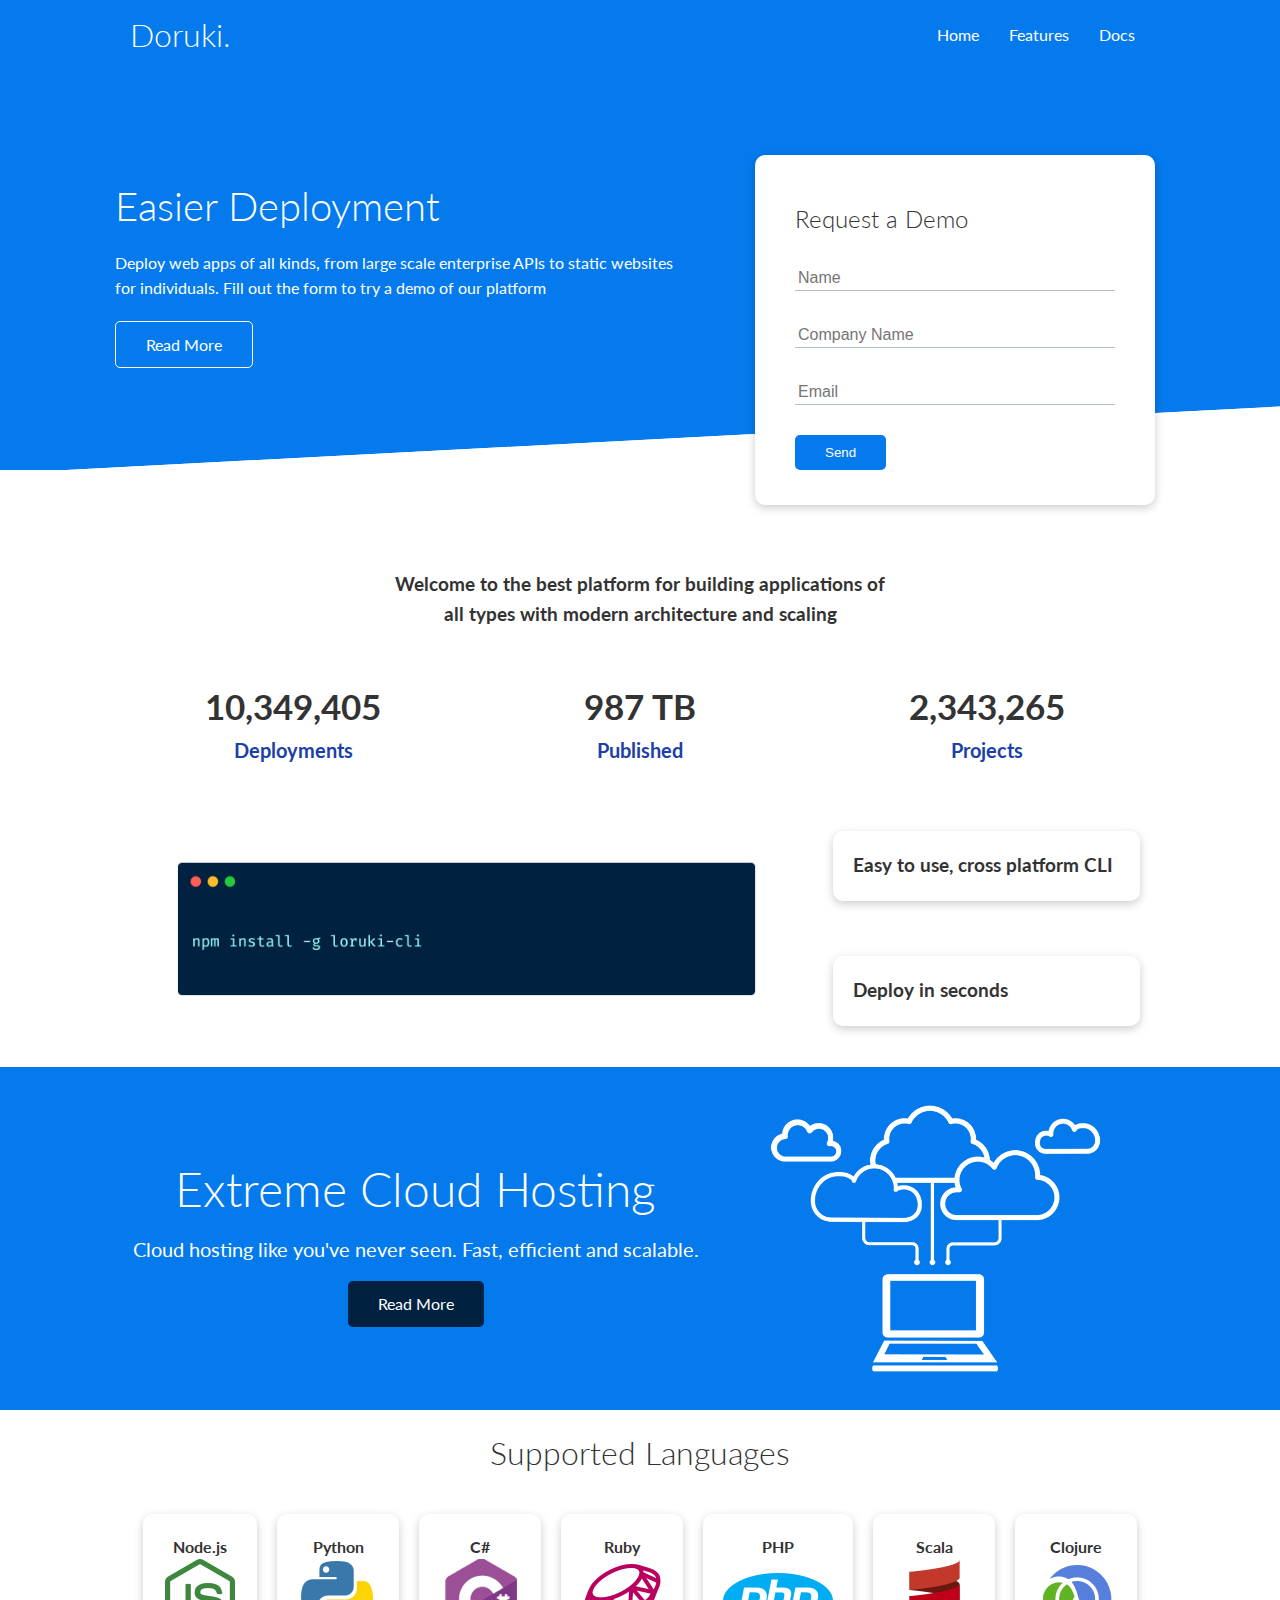
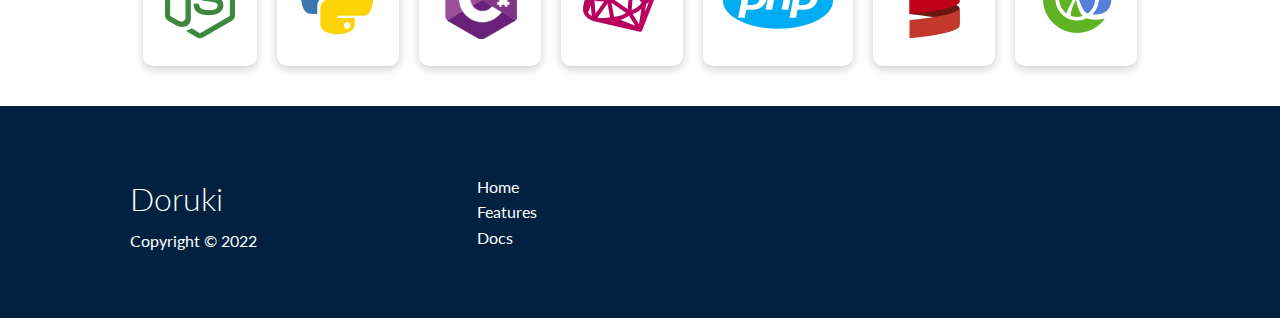
<file: index.html>
<!DOCTYPE html>
<html lang="en">

<head>
    <meta charset="UTF-8">
    <meta http-equiv="X-UA-Compatible" content="IE=edge">
    <meta name="viewport" content="width=device-width, initial-scale=1.0">
    <link rel="stylesheet" href="css/utilities.css">
    <link rel="stylesheet" href="css/style.css">
    <link rel="stylesheet" href="https://cdnjs.cloudflare.com/ajax/libs/font-awesome/6.2.0/css/all.min.css"
        integrity="sha512-xh6O/CkQoPOWDdYTDqeRdPCVd1SpvCA9XXcUnZS2FmJNp1coAFzvtCN9BmamE+4aHK8yyUHUSCcJHgXloTyT2A=="
        crossorigin="anonymous" referrerpolicy="no-referrer" />
    <script src="script.js"></script>
    <title>Doruki | Cloud Hosting For Everyone</title>
</head>

<body>

    <!-- NavBar -->
    <div class="navbar">

        <div class="container flex">

            <h1 class="logo">Doruki.</h1>

            <nav>
                <ul>
                    <li><a href="index.html">Home</a></li>
                    <li><a href="features.html">Features</a></li>
                    <li><a href="docs.html">Docs</a></li>
                </ul>
            </nav>

        </div>

    </div>

    <!-- ShowCase -->
    <section class="showcase">

        <div class="container grid">

            <div class="showcase-text">

                <h1>Easier Deployment</h1>
                <p>
                    Deploy web apps of all kinds, from large scale enterprise APIs to static websites for individuals.
                    Fill out the form to try a demo of our platform
                </p>

                <a href="features.html" class="btn btn-outline">Read More</a>

            </div>


            <div class="showcase-form card">
                <h2>Request a Demo</h2>

                <form name="contact">

                    <div class="form-control">
                        <input type="text" name="name" placeholder="Name" required>
                    </div>

                    <div class="form-control">
                        <input type="text" name="company" placeholder="Company Name" required>
                    </div>

                    <div class="form-control">
                        <input type="email" name="email" placeholder="Email" required>
                    </div>

                    <input type="submit" value="Send" class="btn btn-primary">

                </form>
            </div>





        </div>



    </section>

    <!-- Stats -->
    <section class="stats">

        <div class="container">

            <h3 class="stats-heading text-center my-1">
                Welcome to the best platform for building applications of all types with modern architecture and scaling
            </h3>

            <div class="grid grid-3 text-center my-4">

                <div>
                    <i class="fas fa-server fa-3x"></i>
                    <h3>10,349,405</h3>
                    <p class="text-secondary">Deployments</p>
                </div>

                <div>
                    <i class="fas fa-upload fa-3x"></i>
                    <h3>987 TB</h3>
                    <p class="text-secondary">Published</p>
                </div>

                <div>
                    <i class="fas fa-project-diagram fa-3x"></i>
                    <h3>2,343,265</h3>
                    <p class="text-secondary">Projects</p>
                </div>

            </div>


        </div>

    </section>

    <!-- CLI -->
    <section class="cli">
        <div class="container grid">

            <img src="./images/cli.png">

            <div class="card">
                <h3>Easy to use, cross platform CLI</h3>
            </div>

            <div class="card">
                <h3>Deploy in seconds</h3>
            </div>

        </div>

    </section>

    <!-- Cloud -->
    <section class="cloud bg-primary my-2 py-2">
        <div class="container grid">
            <div class="text-center">
                <h2 class="lg">Extreme Cloud Hosting</h2>

                <p class="lead my-1">
                    Cloud hosting like you've never seen. Fast, efficient and scalable.
                </p>

                <a href="features.html" class="btn btn-dark">Read More</a>
            </div>

            <img src="./images/cloud.png" alt="">

        </div>

    </section>


    <!-- Languages -->

    <section class="languages">

        <h2 class="md text-center my-2">Supported Languages</h2>

        <div class="container flex">

            <div class="card">
                <h4>Node.js</h4>
                <img src="images/logos/node.png">
            </div>

            <div class="card">
                <h4>Python</h4>
                <img src="images/logos/python.png">
            </div>

            <div class="card">
                <h4>C#</h4>
                <img src="images/logos/csharp.png">
            </div>

            <div class="card">
                <h4>Ruby</h4>
                <img src="images/logos/ruby.png">
            </div>

            <div class="card">
                <h4>PHP</h4>
                <img src="images/logos/php.png">
            </div>

            <div class="card">
                <h4>Scala</h4>
                <img src="images/logos/scala.png">
            </div>

            <div class="card">
                <h4>Clojure</h4>
                <img src="images/logos/clojure.png">
            </div>

        </div>

    </section>

    <!-- Footer -->
    <footer class="footer bg-dark py-5">

        <div class="container grid grid-3">

            <div>
                <h1>Doruki</h1>
                <p>Copyright &copy; 2022</p>
            </div>

            <nav>
                <ul>
                    <li><a href="index.html">Home</a></li>
                    <li><a href="features.html">Features</a></li>
                    <li><a href="docs.html">Docs</a></li>
                </ul>
            </nav>

            <div class="social">
                <a href="#"><i class="fab fa-github fa-2x"></i></a>
                <a href="#"><i class="fab fa-facebook fa-2x"></i></a>
                <a href="#"><i class="fab fa-instagram fa-2x"></i></a>
                <a href="#"><i class="fab fa-twitter fa-2x"></i></a>
            </div>

        </div>

    </footer>



</body>

</html>
</file>
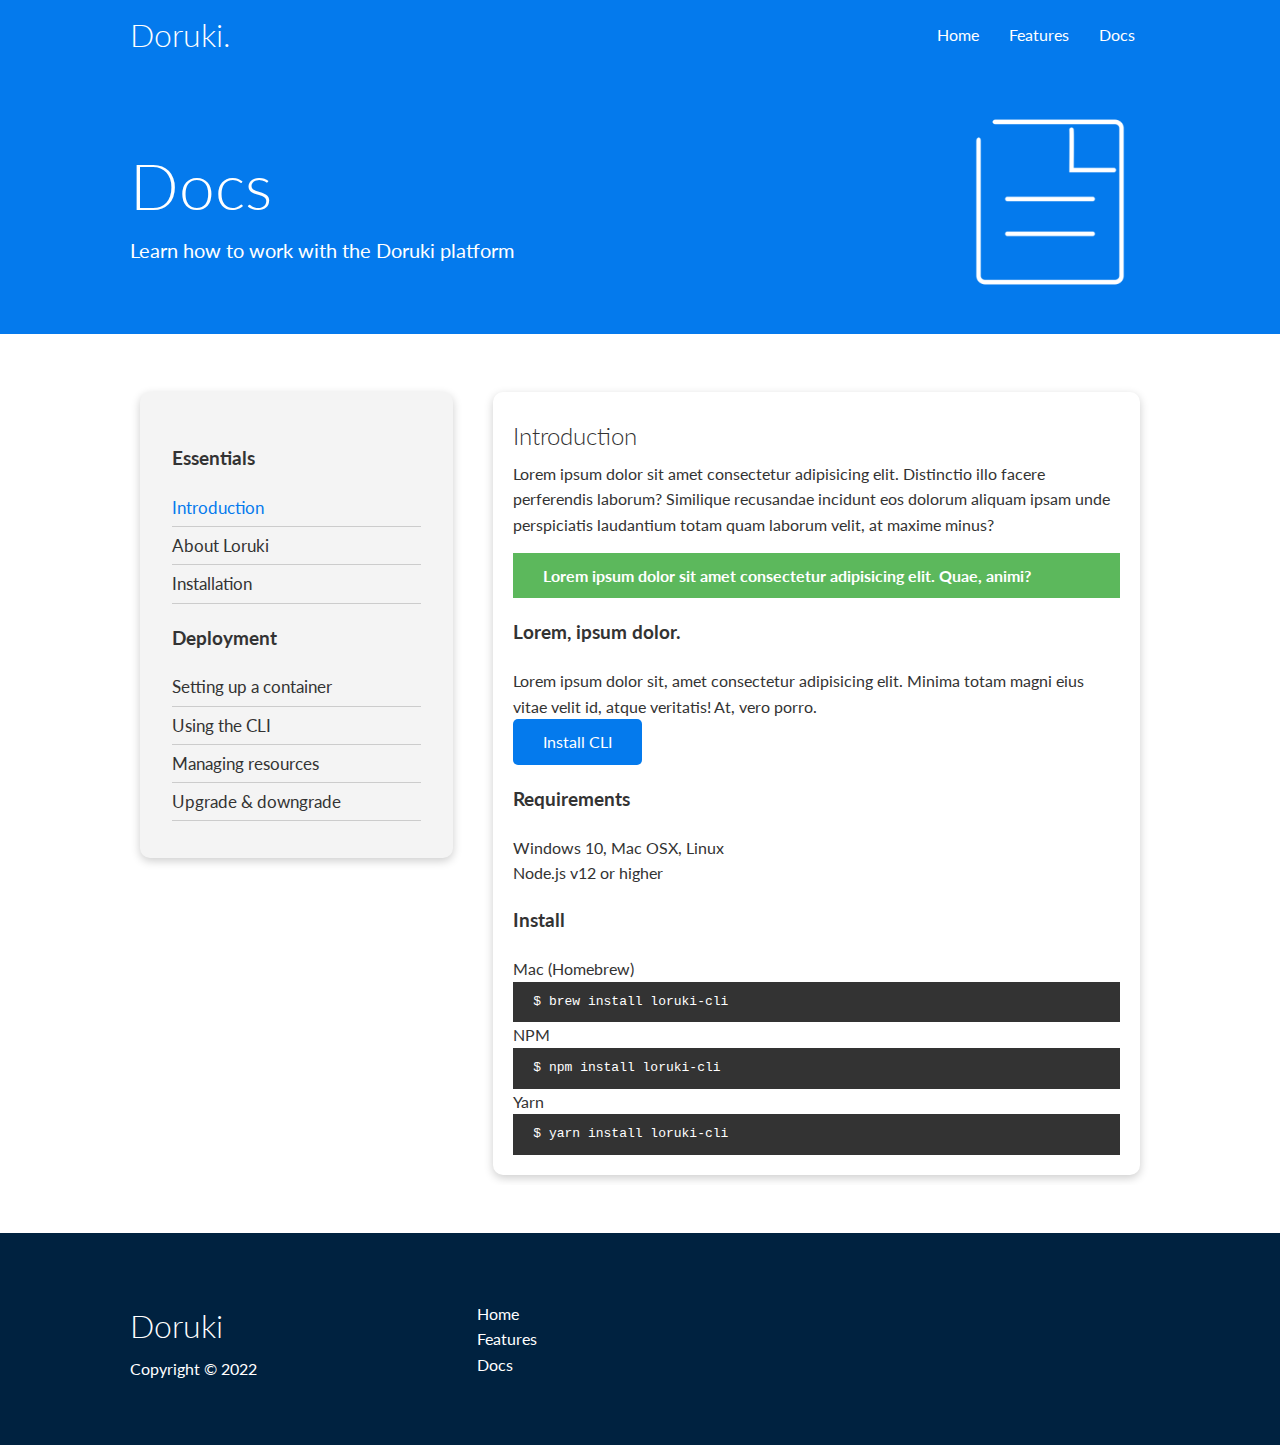
<file: docs.html>
<!DOCTYPE html>
<html lang="en">

<head>
    <meta charset="UTF-8">
    <meta http-equiv="X-UA-Compatible" content="IE=edge">
    <meta name="viewport" content="width=device-width, initial-scale=1.0">
    <link rel="stylesheet" href="css/utilities.css">
    <link rel="stylesheet" href="css/style.css">
    <link rel="stylesheet" href="https://cdnjs.cloudflare.com/ajax/libs/font-awesome/6.2.0/css/all.min.css"
        integrity="sha512-xh6O/CkQoPOWDdYTDqeRdPCVd1SpvCA9XXcUnZS2FmJNp1coAFzvtCN9BmamE+4aHK8yyUHUSCcJHgXloTyT2A=="
        crossorigin="anonymous" referrerpolicy="no-referrer" />
    <script src="script.js"></script>
    <title>Doruki | Docs</title>
</head>

<body>

    <!-- NavBar -->
    <div class="navbar">

        <div class="container flex">

            <h1 class="logo">Doruki.</h1>

            <nav>
                <ul>
                    <li><a href="index.html">Home</a></li>
                    <li><a href="features.html">Features</a></li>
                    <li><a href="docs.html">Docs</a></li>
                </ul>
            </nav>

        </div>

    </div>

    <!-- Head -->
    <section class="docs-head bg-primary py-3">

        <div class="container grid">

            <div>
                <h1 class="xl">Docs</h1>
                <p class="lead">Learn how to work with the Doruki platform</p>
            </div>

            <img src="./images/docs.png">
        </div>

    </section>

    <!-- Docs main -->

    <section class="docs-main my-4">


        <div class="container grid">

            <div class="card bg-light p-3">

                <h3 class="my-2">Essentials</h3>
                <nav>
                    <ul>
                        <li><a href="#" class="text-primary">Introduction</a></li>
                        <li><a href="#">About Loruki</a></li>
                        <li><a href="#">Installation</a></li>
                    </ul>
                </nav>

                <h3 class="my-2">Deployment</h3>
                <nav>
                    <ul>
                        <li><a href="#">Setting up a container</a></li>
                        <li><a href="#">Using the CLI</a></li>
                        <li><a href="#">Managing resources</a></li>
                        <li><a href="#">Upgrade & downgrade</a></li>
                    </ul>
                </nav>

            </div>

            <div class="card">
                <h2>Introduction</h2>
                <p>
                    Lorem ipsum dolor sit amet consectetur adipisicing elit. Distinctio illo facere perferendis laborum?
                    Similique recusandae incidunt eos dolorum aliquam ipsam unde perspiciatis laudantium totam quam
                    laborum velit, at maxime minus?
                </p>

                <div class="alert alert-success">
                    <i class="fas fa-info"></i>Lorem ipsum dolor sit amet consectetur adipisicing elit. Quae, animi?
                </div>

                <h3>Lorem, ipsum dolor.</h3>
                <p>
                    Lorem ipsum dolor sit, amet consectetur adipisicing elit. Minima totam magni eius vitae velit id,
                    atque veritatis! At, vero porro.
                </p>
                <a href="#" class="btn btn-primary">Install CLI</a>

                <h3>Requirements</h3>
                <ul>
                    <li>Windows 10, Mac OSX, Linux</li>
                    <li>Node.js v12 or higher</li>
                </ul>

                <h3>Install</h3>
                <p>Mac (Homebrew)</p>
                <pre><code>$ brew install loruki-cli</code></pre>
                <p>NPM</p>
                <pre><code>$ npm install loruki-cli</code></pre>
                <p>Yarn</p>
                <pre><code>$ yarn install loruki-cli</code></pre>
            </div>

        </div>

    </section>


    <!-- Footer -->
    <footer class="footer bg-dark py-5">

        <div class="container grid grid-3">

            <div>
                <h1>Doruki</h1>
                <p>Copyright &copy; 2022</p>
            </div>

            <nav>
                <ul>
                    <li><a href="index.html">Home</a></li>
                    <li><a href="features.html">Features</a></li>
                    <li><a href="docs.html">Docs</a></li>
                </ul>
            </nav>

            <div class="social">
                <a href="#"><i class="fab fa-github fa-2x"></i></a>
                <a href="#"><i class="fab fa-facebook fa-2x"></i></a>
                <a href="#"><i class="fab fa-instagram fa-2x"></i></a>
                <a href="#"><i class="fab fa-twitter fa-2x"></i></a>
            </div>

        </div>

    </footer>


</body>

</html>
</file>
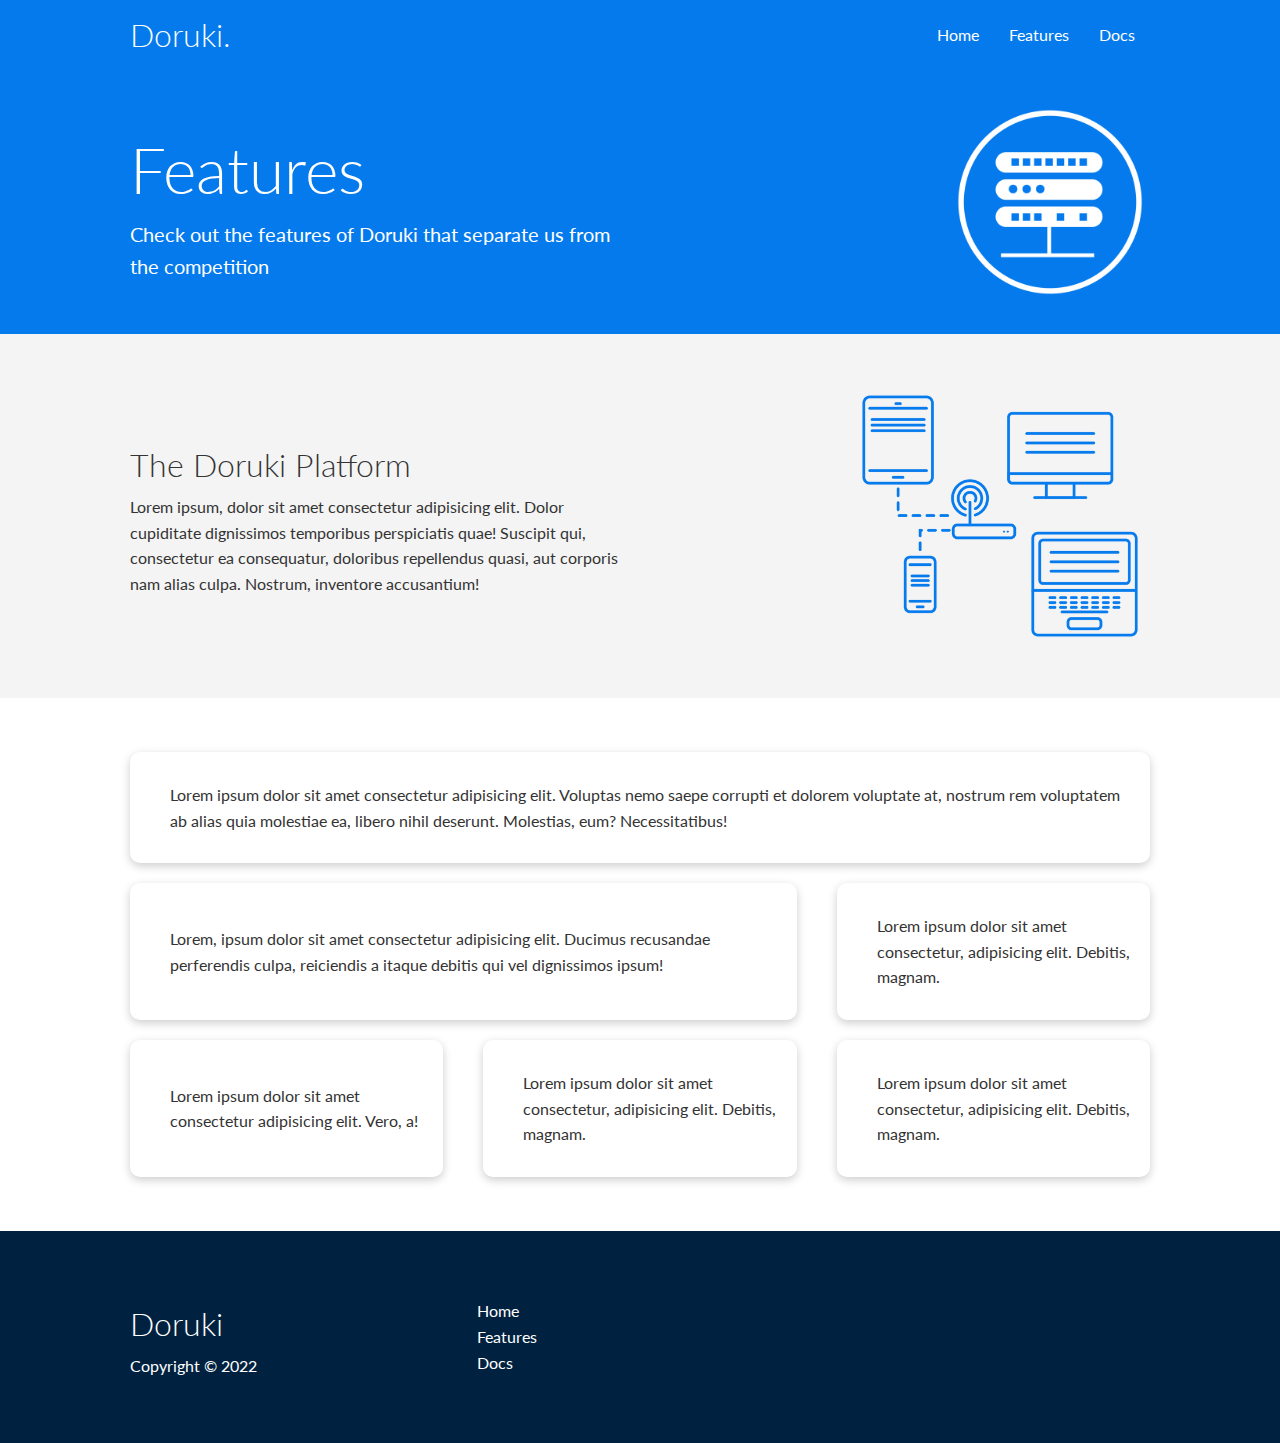
<file: features.html>
<!DOCTYPE html>
<html lang="en">

<head>
    <meta charset="UTF-8">
    <meta http-equiv="X-UA-Compatible" content="IE=edge">
    <meta name="viewport" content="width=device-width, initial-scale=1.0">
    <link rel="stylesheet" href="css/utilities.css">
    <link rel="stylesheet" href="css/style.css">
    <link rel="stylesheet" href="https://cdnjs.cloudflare.com/ajax/libs/font-awesome/6.2.0/css/all.min.css"
        integrity="sha512-xh6O/CkQoPOWDdYTDqeRdPCVd1SpvCA9XXcUnZS2FmJNp1coAFzvtCN9BmamE+4aHK8yyUHUSCcJHgXloTyT2A=="
        crossorigin="anonymous" referrerpolicy="no-referrer" />
    <script src="script.js"></script>
    <title>Doruki | Features</title>
</head>

<body>

    <!-- NavBar -->
    <div class="navbar">

        <div class="container flex">

            <h1 class="logo">Doruki.</h1>

            <nav>
                <ul>
                    <li><a href="index.html">Home</a></li>
                    <li><a href="features.html">Features</a></li>
                    <li><a href="docs.html">Docs</a></li>
                </ul>
            </nav>

        </div>

    </div>

    <!-- Head -->
    <section class="features-head bg-primary py-3">

        <div class="container grid">

            <div>
                <h1 class="xl">Features</h1>
                <p class="lead">Check out the features of Doruki that separate us from the competition</p>
            </div>

            <img src="./images/server.png">
        </div>

    </section>

    <!-- SubHead -->
    <section class="features-sub-head bg-light py-3">

        <div class="container grid">

            <div>
                <h1>The Doruki Platform</h1>
                <p>Lorem ipsum, dolor sit amet consectetur adipisicing elit. Dolor cupiditate dignissimos temporibus
                    perspiciatis quae! Suscipit qui, consectetur ea consequatur, doloribus repellendus quasi, aut
                    corporis nam alias culpa. Nostrum, inventore accusantium!</p>
            </div>

            <img src="images/server2.png">

        </div>
    </section>

    <!-- Features -->
    <section class="features-main my-2">

        <div class="container grid grid-3">

            <div class="card flex">
                <i class="fas fa-server fa-3x"></i>
                <p>
                    Lorem ipsum dolor sit amet consectetur adipisicing elit. Voluptas nemo saepe corrupti et dolorem
                    voluptate at, nostrum rem voluptatem ab alias quia molestiae ea, libero nihil deserunt. Molestias,
                    eum? Necessitatibus!</p>
            </div>

            <div class="card flex">
                <i class="fas fa-network-wired fa-3x"></i>
                <p>Lorem, ipsum dolor sit amet consectetur adipisicing elit. Ducimus recusandae perferendis culpa,
                    reiciendis a itaque debitis qui vel dignissimos ipsum!</p>
            </div>

            <div class="card flex">
                <i class="fas fa-laptop-code fa-3x"></i>
                <p>Lorem ipsum dolor sit amet consectetur, adipisicing elit. Debitis, magnam.</p>
            </div>

            <div class="card flex">
                <i class="fas fa-database fa-3x"></i>
                <p>Lorem ipsum dolor sit amet consectetur adipisicing elit. Vero, a!</p>
            </div>

            <div class="card flex">
                <i class="fas fa-power-off fa-3x"></i>
                <p>Lorem ipsum dolor sit amet consectetur, adipisicing elit. Debitis, magnam.</p>
            </div>

            <div class="card flex">
                <i class="fas fa-upload fa-3x"></i>
                <p>Lorem ipsum dolor sit amet consectetur, adipisicing elit. Debitis, magnam.</p>
            </div>

        </div>

    </section>



    <!-- Footer -->
    <footer class="footer bg-dark py-5">

        <div class="container grid grid-3">

            <div>
                <h1>Doruki</h1>
                <p>Copyright &copy; 2022</p>
            </div>

            <nav>
                <ul>
                    <li><a href="index.html">Home</a></li>
                    <li><a href="features.html">Features</a></li>
                    <li><a href="docs.html">Docs</a></li>
                </ul>
            </nav>

            <div class="social">
                <a href="#"><i class="fab fa-github fa-2x"></i></a>
                <a href="#"><i class="fab fa-facebook fa-2x"></i></a>
                <a href="#"><i class="fab fa-instagram fa-2x"></i></a>
                <a href="#"><i class="fab fa-twitter fa-2x"></i></a>
            </div>

        </div>

    </footer>


</body>

</html>
</file>
<file: css/utilities.css>
.container {
    max-width: 1100px;
    margin: 0 auto;
    overflow: auto;
    padding: 0 40px;
}

.card {
    background-color: #fff;
    color: #333;
    border-radius: 10px;
    box-shadow: 0 3px 10px rgba(0, 0, 0, 0.2);
    padding: 20px;
    margin: 10px;
}

.btn {
    display: inline-block;
    padding: 10px 30px;
    cursor: pointer;
    background-color: var(--primary-color);
    color: #fff;
    border: none;
    border-radius: 5px;
}

.btn-outline {
    background-color: transparent;
    border: 1px solid #fff;
}

.btn:hover {
    transform: scale(0.98);
}

/* Background & colored buttons */
.bg-primary {
    background-color: var(--primary-color);
    color: #fff;
}

.bg-light {
    background-color: var(--light-color);
    color: #333;
}

.bg-dark,
.btn-dark {
    background-color: var(--dark-color);
    color: #fff;
}

.bg-dark a {
    color: #fff;
}

.text-primary {
    color: var(--primary-color);
}

.text-secondary {
    color: var(--secondary-color);
}

.text-center {
    text-align: center;
}

/* Alert */

.alert {
    background-color: var(--light-color);
    padding: 10px 20px;
    font-weight: bold;
    margin: 15px 0;
}

.alert i {
    margin-right: 10px;
}

.alert-success {
    background-color: var(--success-color);
    color: #fff;
}

.alert-error {
    background-color: var(--error-color);
    color: #fff;
}


/* Text sizes */
.lead {
    font-size: 20px;
}

.sm {
    font-size: 1rem;
}

.md {
    font-size: 2rem;
}

.lg {
    font-size: 3rem;
}

.xl {
    font-size: 4rem;
}

.flex {
    display: flex;
    justify-content: center;
    align-items: center;
    height: 100%;
}

.grid {
    display: grid;
    grid-template-columns: repeat(2, 1fr);
    gap: 20px;
    justify-content: center;
    align-items: center;
    height: 100%;
}

.grid-3 {
    grid-template-columns: repeat(3, 1fr);
}

/* Margin */

.my-1 {
    margin: 1rem 0;
}

.my-2 {
    margin: 1.5rem 0;
}

.my-3 {
    margin: 2rem 0;
}

.my-4 {
    margin: 3rem 0;
}

.my-5 {
    margin: 4rem 0;
}

.m-1 {
    margin: 1rem;
}

.m-2 {
    margin: 1.5rem;
}

.m-3 {
    margin: 2rem;
}

.m-4 {
    margin: 3rem;
}

.m-5 {
    margin: 4rem;
}

/* Padding */
.py-1 {
    padding: 1rem 0;
}

.py-2 {
    padding: 1.5rem 0;
}

.py-3 {
    padding: 2rem 0;
}

.py-4 {
    padding: 3rem 0;
}

.py-5 {
    padding: 4rem 0;
}

.p-1 {
    padding: 1rem;
}

.p-2 {
    padding: 1.5rem;
}

.p-3 {
    padding: 2rem;
}

.p-4 {
    padding: 3rem;
}

.p-5 {
    padding: 4rem;
}
</file>
<file: css/style.css>
@import url('https://fonts.googleapis.com/css2?family=Lato:wght@300&display=swap');

:root {
    --primary-color: #047aed;
    --secondary-color: #1c3fa8;
    --dark-color: #002240;
    --light-color: #f4f4f4;
    --success-color: #5cb85c;
    --error-color: #d9534f;
}

* {
    box-sizing: border-box;
    padding: 0;
    margin: 0;
}

body {
    font-family: 'Lato', sans-serif;
    color: #333;
    line-height: 1.6;
}

ul {
    list-style-type: none;
}

a {
    text-decoration: none;
    color: #333;
}

h1,
h2 {
    font-weight: 300;
    line-height: 1.2;
    margin: 10px 0;
}

img {
    width: 100%;
}

pre,
code {
    background-color: #333;
    color: #fff;
    padding: 10px;
}

/* NavBar */
.navbar {
    background-color: var(--primary-color);
    color: #fff;
    height: 70px;
}

.navbar ul {
    display: flex;
}

.navbar a {
    color: #fff;
    padding: 10px;
    margin: 0 5px;
}

.navbar a:hover {
    border-bottom: 2px solid #fff;
}

.navbar .flex {
    justify-content: space-between;
}

/* ShowCase */

.showcase-text {
    animation: slideInFromLeft 1s ease-in;
}

.showcase {
    height: 400px;
    background-color: var(--primary-color);
    color: #fff;
    position: relative;
}

.showcase h1 {
    font-size: 40px;
}

.showcase p {
    margin: 20px 0;
}

.showcase .grid {
    grid-template-columns: 55% 45%;
    gap: 30px;
    overflow: visible;
}

.showcase-form {
    position: relative;
    top: 60px;
    height: 350px;
    width: 400px;
    padding: 40px;
    z-index: 100;
    justify-self: flex-end;
    animation: slideInFromRight 1s ease-in;
}

.showcase-form .form-control {
    margin: 30px 0px;
}

.showcase-form input[type='text'],
.showcase-form input[type='email'] {
    border: 0px;
    border-bottom: 1px solid #b4becb;
    width: 100%;
    padding: 3px;
    font-size: 16px;
}

.showcase-form input:focus {
    outline: none;
}

.showcase::before,
.showcase::after {
    content: '';
    position: absolute;
    height: 100px;
    bottom: -70px;
    right: 0;
    left: 0;
    background-color: #fff;
    transform: skewY(-3deg);
    -webkit-transform: skewY(-3deg);
    -moz-transform: skewY(-3deg);
    -ms-transform: skewY(-3deg);
}

/* Stats */

.stats {
    padding-top: 100px;
    animation: slideInFromBottom 1s ease-in;
}

.stats-heading {
    max-width: 500px;
    margin: auto;
}

.stats .grid h3 {
    font-size: 35px;
}

.stats .grid p {
    font-size: 20px;
    font-weight: bold;
}

/* CLI */
.cli .grid {
    grid-template-columns: repeat(3, 1fr);
    grid-template-rows: repeat(2, 1fr);
}

.cli .grid>*:first-child {
    grid-column: 1 / span 2;
    grid-row: 1 / span 2;
}

/* Cloud */
.cloud .grid {
    grid-template-columns: 4fr 3fr;
}

/* Languages */

.languages .card {
    text-align: center;
    margin: 18px 10px 40px;
    transition: transform 0.2s ease-in;
}

.languages .card .h4 {
    font-size: 20px;
    margin-bottom: 10px;
}

.languages .card:hover {
    transform: translateY(-15px);
}

/* Footer */

.footer .social a {
    margin: 0 10px;
}

/* Features */

.features-head img,
.docs-head img {
    width: 200px;
    justify-self: flex-end;
}

.features-sub-head img {
    width: 300px;
    justify-self: flex-end;
}

.features-main .card>i {
    margin-right: 20px;
}

.features-main .grid {
    padding: 30px;
}

.features-main .grid>*:first-child {
    grid-column: 1 / span 3;
}

.features-main .grid>*:nth-child(2) {
    grid-column: 1 / span 2;
}

/* Docs */
.docs-main h3 {
    margin: 20px 0;
}

.docs-main .grid {
    grid-template-columns: 1fr 2fr;
    align-items: flex-start;
}

.docs-main nav li {
    font-size: 17px;
    padding-bottom: 5px;
    margin-bottom: 5px;
    border-bottom: 1px #ccc solid;
}

.docs-main a:hover {
    font-weight: bold;
}

/* Animation */

@keyframes slideInFromLeft {
    0% {
        transform: translateX(-100%);
    }

    100% {
        transform: translateX(0%);
    }
}

@keyframes slideInFromRight {
    0% {
        transform: translateX(100%);
    }

    100% {
        transform: translateX(0%);
    }
}

@keyframes slideInFromTop {
    0% {
        transform: translateY(-100%);
    }

    100% {
        transform: translateY(0%);
    }
}

@keyframes slideInFromBottom {
    0% {
        transform: translateY(100%);
    }

    100% {
        transform: translateY(0%);
    }
}


/* Tablets and smaller screen sizes */
@media (max-width: 768px) {

    .grid,
    .showcase .grid,
    .stats .grid,
    .cli .grid,
    .cloud .grid,
    .features-main .grid,
    .docs-main .grid {
        grid-template-columns: 1fr;
    }

    .showcase {
        height: auto;
    }

    .showcase-text {
        animation: slideInFromTop 1s ease-in;
        text-align: center;
    }


    .showcase-form {
        animation: slideInFromBottom 1s ease-in;
    }


    .cli .grid>*:first-child {
        grid-column: 1;
        grid-row: 1;
    }

    .features-main .grid>*:first-child,
    .features-main .grid>*:nth-child(2) {
        grid-column: 1;
    }
}

@media (max-width: 500px) {
    .navbar {
        height: 110px;
    }

    .navbar .flex {
        flex-direction: column;
    }

    .navbar ul {
        padding: 10px;
        background-color: rgba(0, 0, 0, 0.1);
    }
}
</file>
